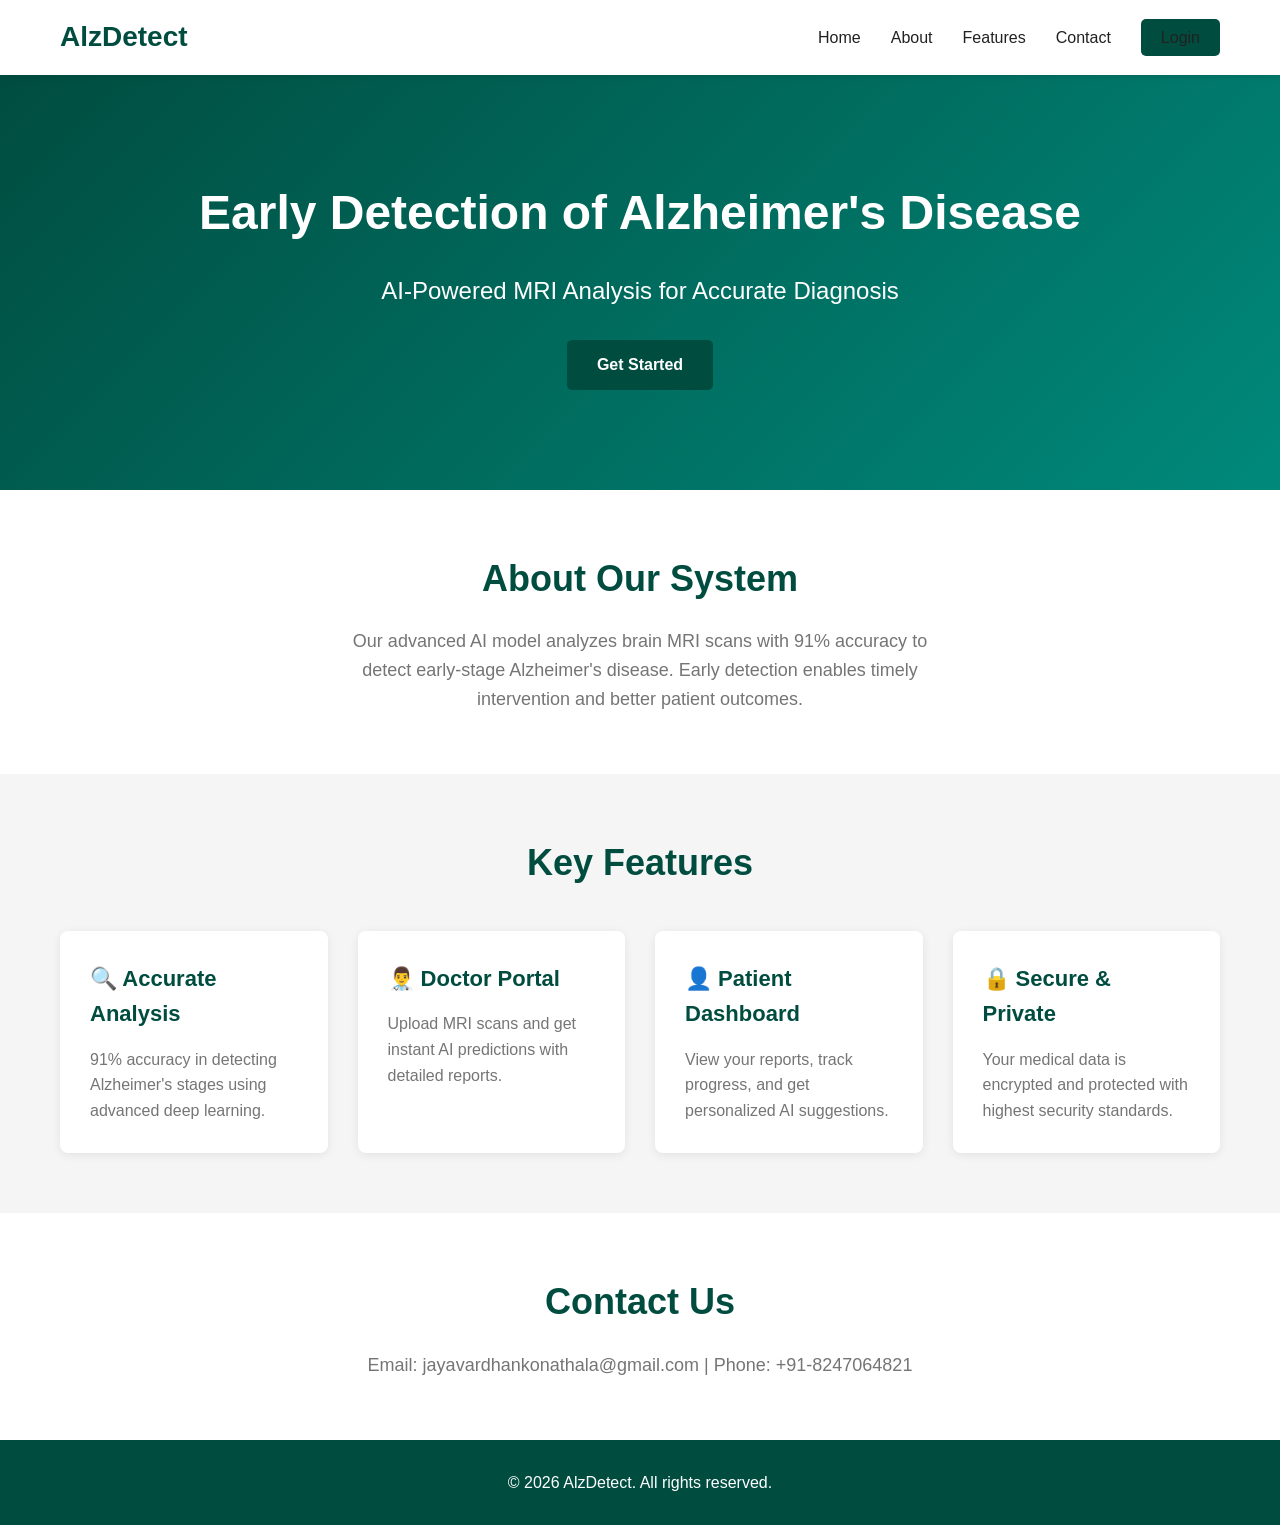
<file: index.html>
<!DOCTYPE html>
<html lang="en">
<head>
    <meta charset="UTF-8">
    <meta name="viewport" content="width=device-width, initial-scale=1.0">
    <title>Alzheimer's Early Stage Prediction</title>
    <link rel="stylesheet" href="static/css/style.css">
</head>
<body>
    <!-- Navigation Bar -->
    <nav class="navbar">
        <div class="container">
            <div class="logo">
                <h1>AlzDetect</h1>
            </div>
            <ul class="nav-links">
                <li><a href="#home">Home</a></li>
                <li><a href="#about">About</a></li>
                <li><a href="#features">Features</a></li>
                <li><a href="#contact">Contact</a></li>
                <li><a href="login.html" class="btn-login">Login</a></li>
            </ul>
        </div>
    </nav>

    <!-- Hero Section -->
    <section class="hero" id="home">
        <div class="container hero-content">
            <h2>Early Detection of Alzheimer's Disease</h2>
            <p>AI-Powered MRI Analysis for Accurate Diagnosis</p>
            <a href="login.html" class="btn btn-primary">Get Started</a>
        </div>
    </section>

    <!-- About Section -->
    <section class="about" id="about">
        <div class="container">
            <h2>About Our System</h2>
            <p>Our advanced AI model analyzes brain MRI scans with 91% accuracy to detect early-stage Alzheimer's disease. Early detection enables timely intervention and better patient outcomes.</p>
        </div>
    </section>

    <!-- Features Section -->
    <section class="features" id="features">
        <div class="container">
            <h2>Key Features</h2>
            <div class="features-grid">
                <div class="feature-card">
                    <h3>🔍 Accurate Analysis</h3>
                    <p>91% accuracy in detecting Alzheimer's stages using advanced deep learning.</p>
                </div>
                <div class="feature-card">
                    <h3>👨‍⚕️ Doctor Portal</h3>
                    <p>Upload MRI scans and get instant AI predictions with detailed reports.</p>
                </div>
                <div class="feature-card">
                    <h3>👤 Patient Dashboard</h3>
                    <p>View your reports, track progress, and get personalized AI suggestions.</p>
                </div>
                <div class="feature-card">
                    <h3>🔒 Secure & Private</h3>
                    <p>Your medical data is encrypted and protected with highest security standards.</p>
                </div>
            </div>
        </div>
    </section>

    <!-- Contact Section -->
    <section class="contact" id="contact">
        <div class="container">
            <h2>Contact Us</h2>
            <p>Email: jayavardhankonathala@gmail.com | Phone: +91-8247064821</p>
        </div>
    </section>

    <!-- Footer -->
    <footer class="footer">
        <div class="container">
            <p>&copy; 2026 AlzDetect. All rights reserved.</p>
        </div>
    </footer>

    <script src="static/js/script.js"></script>
</body>
</html>
</file>
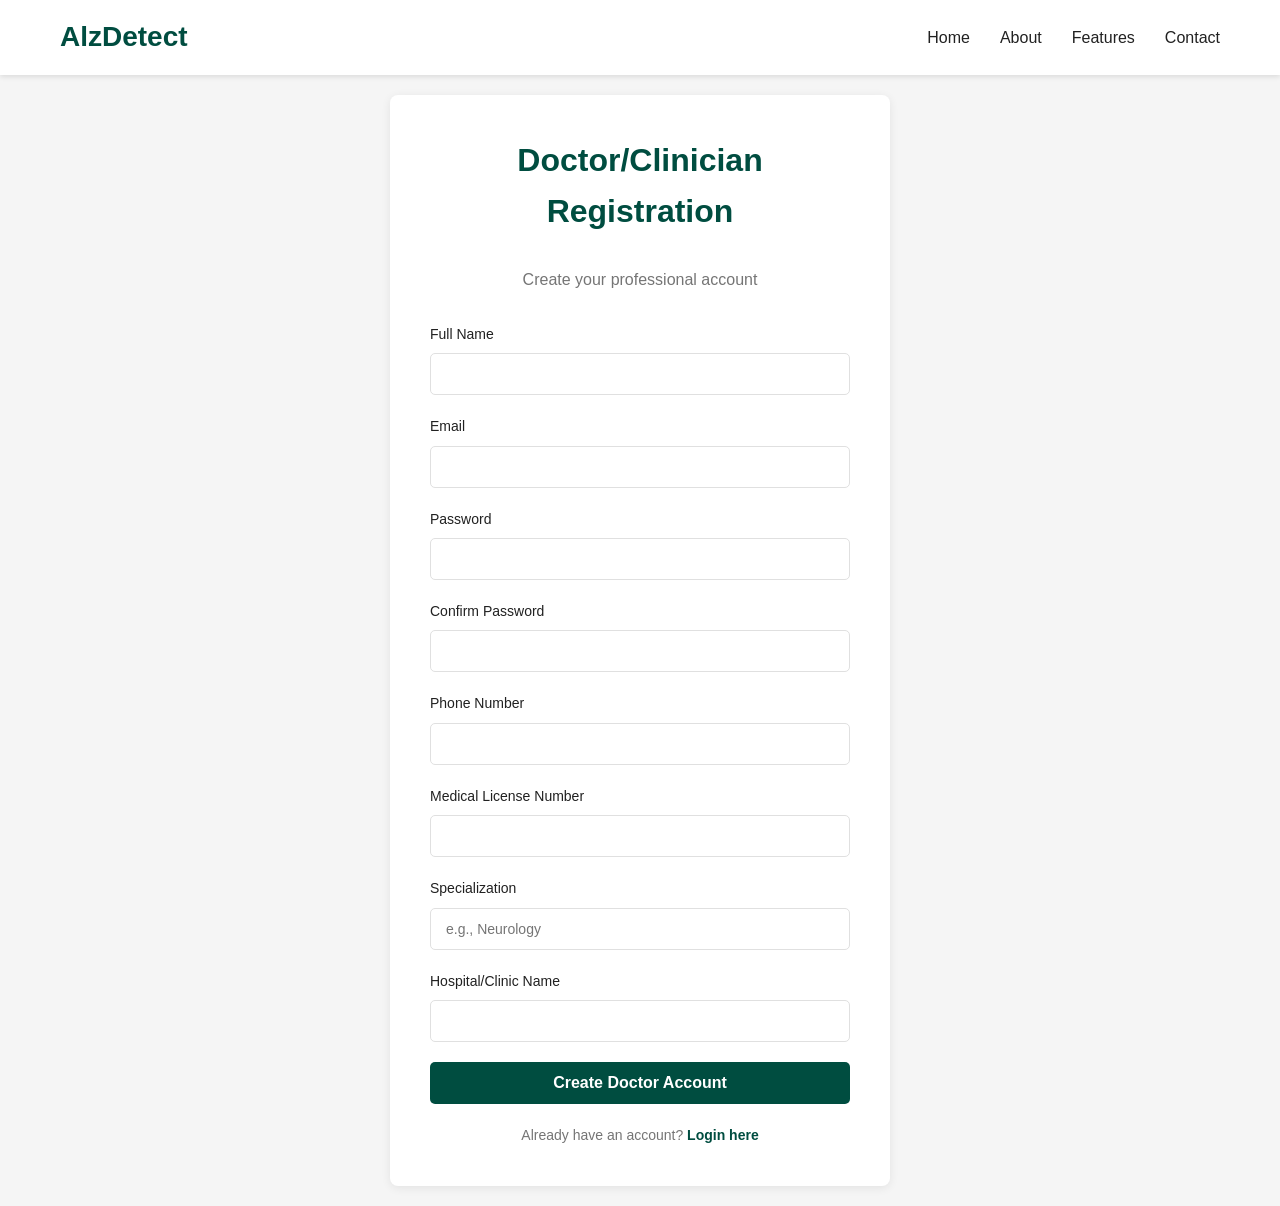
<file: doctor_register.html>
<!DOCTYPE html>
<html lang="en">
<head>
    <meta charset="UTF-8">
    <meta name="viewport" content="width=device-width, initial-scale=1.0">
    <title>Doctor Registration - AlzDetect</title>
    <link rel="stylesheet" href="static/css/style.css">
</head>
<body>
    <!-- Navigation Bar -->
    <nav class="navbar">
        <div class="container">
            <div class="logo">
                <h1>AlzDetect</h1>
            </div>
            <ul class="nav-links">
                <li><a href="index.html">Home</a></li>
                <li><a href="index.html#about">About</a></li>
                <li><a href="index.html#features">Features</a></li>
                <li><a href="index.html#contact">Contact</a></li>
            </ul>
        </div>
    </nav>

    <div class="register-container">
        <div class="register-wrapper">
            <h1>Doctor/Clinician Registration</h1>
            <p style="text-align: center; color: #757575; margin-bottom: 30px;">Create your professional account</p>

            <form class="register-form" onsubmit="handleDoctorRegister(event)">
                <!-- Common Fields -->
                <div class="form-group">
                    <label for="fullname">Full Name</label>
                    <input type="text" id="fullname" name="fullname" required>
                </div>

                <div class="form-group">
                    <label for="email">Email</label>
                    <input type="email" id="email" name="email" required>
                </div>

                <div class="form-group">
                    <label for="password">Password</label>
                    <input type="password" id="password" name="password" required>
                </div>

                <div class="form-group">
                    <label for="confirm-password">Confirm Password</label>
                    <input type="password" id="confirm-password" name="confirm_password" required>
                </div>

                <div class="form-group">
                    <label for="phone">Phone Number</label>
                    <input type="tel" id="phone" name="phone" required>
                </div>

                <!-- Doctor Specific Fields -->
                <div class="form-group">
                    <label for="license">Medical License Number</label>
                    <input type="text" id="license" name="license" required>
                </div>

                <div class="form-group">
                    <label for="specialization">Specialization</label>
                    <input type="text" id="specialization" name="specialization" placeholder="e.g., Neurology" required>
                </div>

                <div class="form-group">
                    <label for="hospital">Hospital/Clinic Name</label>
                    <input type="text" id="hospital" name="hospital" required>
                </div>

                <!-- Submit Button -->
                <button type="submit" class="btn btn-primary btn-block">Create Doctor Account</button>

                <!-- Login Link -->
                <p class="login-text">Already have an account? <a href="login.html">Login here</a></p>
            </form>
        </div>
    </div>

    <script src="static/js/script.js"></script>
</body>
</html>
</file>
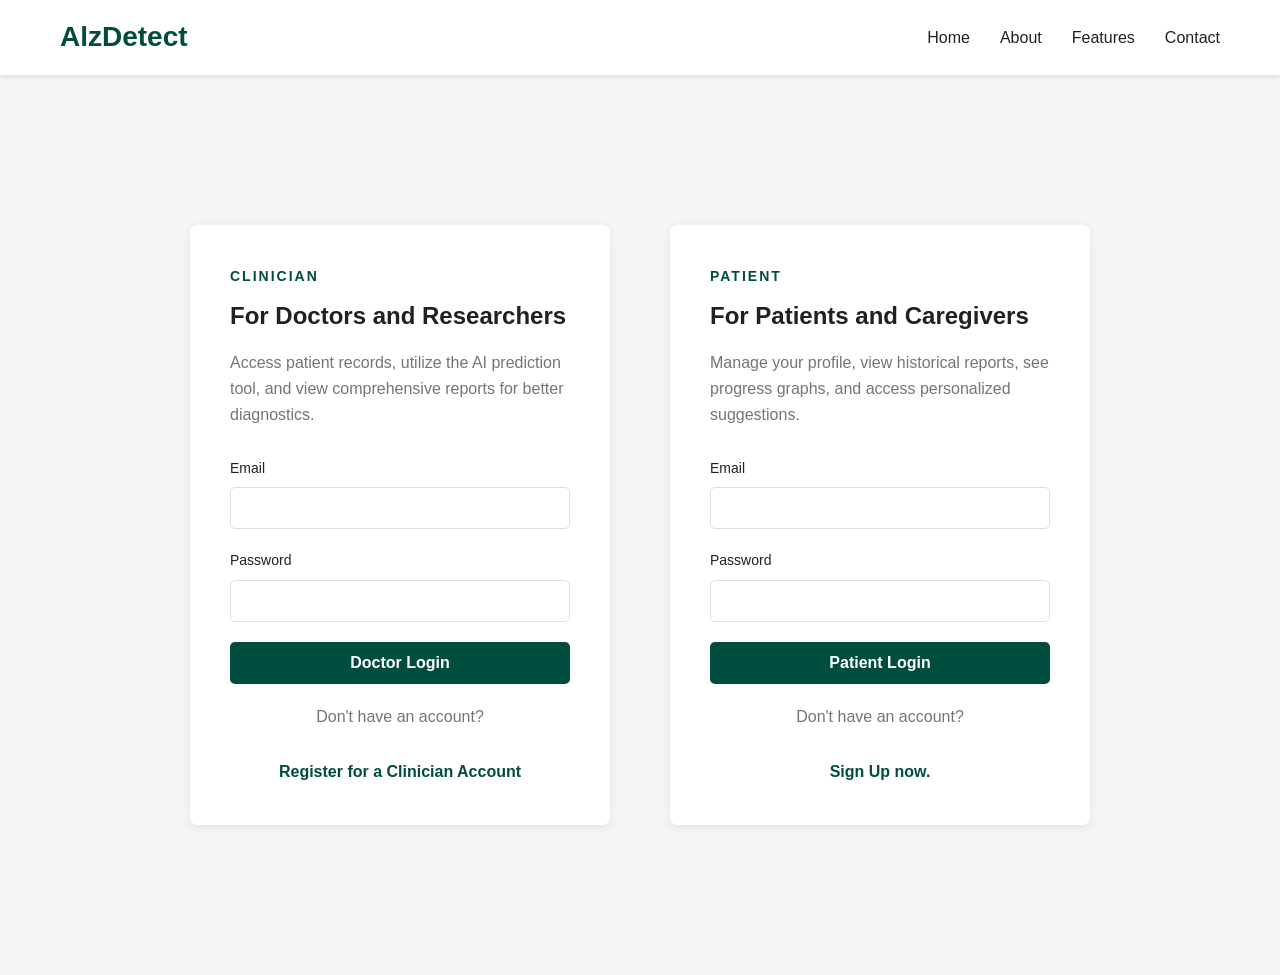
<file: login.html>
<!DOCTYPE html>
<html lang="en">
<head>
    <meta charset="UTF-8">
    <meta name="viewport" content="width=device-width, initial-scale=1.0">
    <title>Login - AlzDetect</title>
    <link rel="stylesheet" href="static/css/style.css">
</head>
<body>
    <!-- Navigation Bar -->
    <nav class="navbar">
        <div class="container">
            <div class="logo">
                <h1>AlzDetect</h1>
            </div>
            <ul class="nav-links">
                <li><a href="/">Home</a></li>
                <li><a href="/#about">About</a></li>
                <li><a href="/#features">Features</a></li>
                <li><a href="/#contact">Contact</a></li>
            </ul>
        </div>
    </nav>

    <div class="login-container">
        <div class="login-wrapper">
            <!-- Doctor Login -->
            <div class="login-section doctor-section">
                <h2>CLINICIAN</h2>
                <h3>For Doctors and Researchers</h3>
                <p>Access patient records, utilize the AI prediction tool, and view comprehensive reports for better diagnostics.</p>
                
                <form class="login-form" onsubmit="handleDoctorLogin(event)">
                    <div class="form-group">
                        <label for="doctor-email">Email</label>
                        <input type="email" id="doctor-email" name="email" required>
                    </div>
                    <div class="form-group">
                        <label for="doctor-password">Password</label>
                        <input type="password" id="doctor-password" name="password" required>
                    </div>
                    <button type="submit" class="btn btn-primary btn-block">Doctor Login</button>
                </form>

                <p class="signup-text">Don't have an account?</p>
                <a href="doctor_register.html" class="signup-link">Register for a Clinician Account</a>
            </div>

            <!-- Patient Login -->
            <div class="login-section patient-section">
                <h2>PATIENT</h2>
                <h3>For Patients and Caregivers</h3>
                <p>Manage your profile, view historical reports, see progress graphs, and access personalized suggestions.</p>
                
                <form class="login-form" onsubmit="handlePatientLogin(event)">
                    <div class="form-group">
                        <label for="patient-email">Email</label>
                        <input type="email" id="patient-email" name="email" required>
                    </div>
                    <div class="form-group">
                        <label for="patient-password">Password</label>
                        <input type="password" id="patient-password" name="password" required>
                    </div>
                    <button type="submit" class="btn btn-primary btn-block">Patient Login</button>
                </form>

                <p class="signup-text">Don't have an account?</p>
                <a href="patient_register.html" class="signup-link">Sign Up now.</a>
            </div>
        </div>
    </div>

    <script src="static/js/script.js"></script>
</body>
</html>
</file>
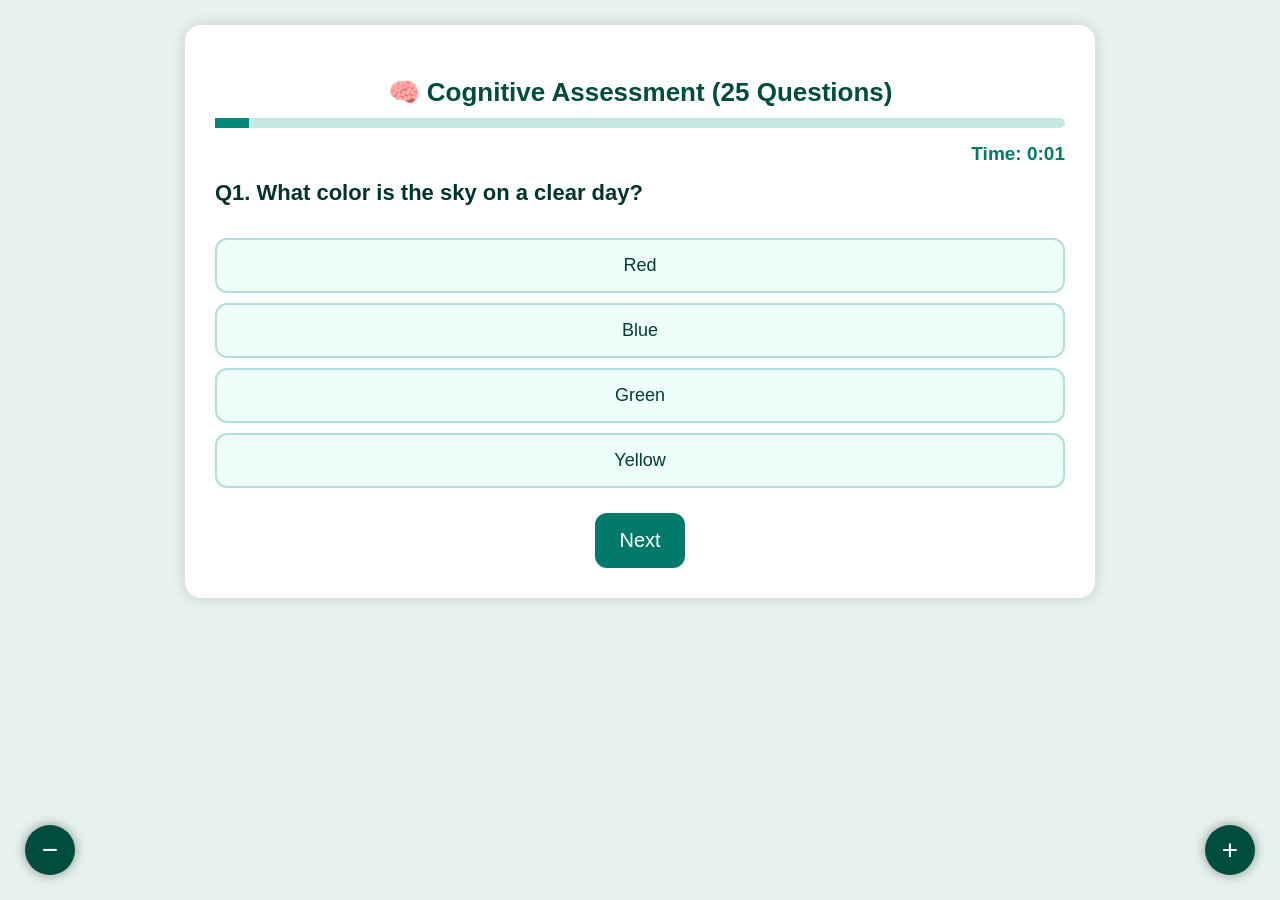
<file: moca.html>
<!DOCTYPE html>
<html lang="en">
<head>
<meta charset="UTF-8">
<meta name="viewport" content="width=device-width, initial-scale=1.0">
<title>Cognitive Assessment – AlzDetect</title>

<style>
/* ============================================
GLOBAL THEME – Elder Friendly, Clean Colors
============================================ */
body {
    margin: 0;
    font-family: Arial, sans-serif;
    background: #e6f2ef;
    color: #00332f;
}

/* MAIN ASSESSMENT CARD */
.container {
    max-width: 850px;
    width: 92%;
    margin: 25px auto;
    background: #ffffff;
    padding: 30px;
    border-radius: 16px;
    box-shadow: 0 0 15px rgba(0,0,0,0.15);
}

/* HEADINGS */
h2 {
    text-align: center;
    font-size: 26px;
    color: #004d40;
    margin-bottom: 10px;
}
h3 {
    font-size: 22px;
    margin-top: 15px;
}

/* TIMER */
#timer {
    text-align: right;
    font-size: 19px;
    font-weight: bold;
    color: #00796b;
}

/* PROGRESSBAR */
.progress {
    height: 10px;
    background: #c8e6e4;
    border-radius: 10px;
    margin-bottom: 15px;
}
.progress-fill {
    height: 10px;
    width: 0%;
    background: #00897b;
    transition: width 0.3s;
}

/* IMAGE FIX */
.question-image {
    width: 75%;
    max-width: 350px;
    height: auto;
    display: block;
    margin: 20px auto;
    border-radius: 12px;
    background: #f6fcfc;
    border: 1px solid #b2dfdb;
    padding: 10px;
    object-fit: contain;
}

/* RESPONSIVE IMAGE */
@media(max-width: 480px) {
    .question-image {
        width: 90%;
        max-width: 280px;
    }
}

/* OPTION BUTTONS */
.options button {
    width: 100%;
    font-size: 18px;
    padding: 15px;
    margin-top: 10px;
    border-radius: 12px;
    border: 2px solid #b2dfdb;
    background: #eefcfa;
    color: #003d33;
    cursor: pointer;
    transition: 0.2s;
}
.options button:hover {
    background: #dff7f2;
}
.selected-option {
    background: #00897b !important;
    color: white !important;
    border: 2px solid #004d40 !important;
    font-weight: bold;
}

/* TEXT INPUTS */
textarea, input[type=text] {
    width: 100%;
    padding: 14px;
    font-size: 18px;
    margin-top: 10px;
    border-radius: 12px;
    border: 2px solid #a7dcd5;
}

/* NEXT BUTTON */
.btn-next {
    display: block;
    margin: 25px auto 0;
    padding: 16px 24px;
    background: #00796b;
    color: white;
    border: none;
    border-radius: 12px;
    font-size: 20px;
    cursor: pointer;
    transition: 0.2s;
}
.btn-next:hover {
    background: #00594f;
    transform: scale(1.05);
}

/* ZOOM + MINIMIZE */
#zoomButton, #minimizeButton {
    position: fixed;
    width: 50px;
    height: 50px;
    bottom: 25px;
    border-radius: 50%;
    background: #004d40;
    color: white;
    font-size: 28px;
    line-height: 50px;
    text-align: center;
    z-index: 999;
    cursor: pointer;
    box-shadow: 0 0 12px rgba(0,0,0,0.4);
}
#zoomButton { right: 25px; }
#minimizeButton { left: 25px; }

</style>
</head>

<body>

<div class="container">

    <h2>🧠 Cognitive Assessment (25 Questions)</h2>

    <div class="progress"><div id="progressBar" class="progress-fill"></div></div>
    <div id="timer">Time: 00:00</div>

    <div id="questionContainer"></div>

    <button class="btn-next" onclick="nextQuestion()" id="nextBtn">Next</button>

    <div id="zoomButton" onclick="document.body.style.zoom=(parseFloat(getComputedStyle(document.body).zoom)+0.1)">+</div>
    <div id="minimizeButton" onclick="document.body.style.zoom=(parseFloat(getComputedStyle(document.body).zoom)-0.1)">−</div>

</div>

<script>

/* ============================================
QUESTIONS
============================================ */
const questions = [
    {id:1,type:"mcq",question:"What color is the sky on a clear day?",options:["Red","Blue","Green","Yellow"],answer:"Blue"},
    {id:2,type:"mcq",question:"Which animal is known to bark?",options:["Cat","Bird","Dog","Fish"],answer:"Dog"},
    {id:3,type:"mcq",question:"What animal is in this image?",image:"/static/assets/kangaroo.png",options:["Dog","Kangaroo","Elephant","Cat"],answer:"Kangaroo"},
    {id:4,type:"mcq",question:"What object is shown here?",image:"/static/assets/ladder.png",options:["Ladder","Chair","Table","Car"],answer:"Ladder"},
    {id:5,type:"mcq",question:"How many fingers do you have on one hand?",options:["3","4","5","6"],answer:"5"},
    {id:6,type:"mcq",question:"Which of these is a fruit?",options:["Car","Apple","Chair","Table"],answer:"Apple"},
    {id:7,type:"mcq",question:"What do you use to drink water?",options:["Knife","Spoon","Glass","Plate"],answer:"Glass"},

    {id:8,type:"note",question:"Please memorize these 3 simple words: Apple, Dog, Car"},
    {id:9,type:"text",question:"Type the 3 words you just saw in the previous step."},

    {id:10,type:"mcq",question:"Which of the following is a number?",options:["A","B","7","Z"],answer:"7"},
    {id:11,type:"mcq",question:"What is 2 + 2?",options:["2","3","4","5"],answer:"4"},

    {id:12,type:"mcq",question:"What do you wear on your feet before going outside?",options:["Hat","Gloves","Shoes","Scarf"],answer:"Shoes"},
    {id:13,type:"mcq",question:"Which of these is very hot?",options:["Snow","Ice","Sun","Water"],answer:"Sun"},
    {id:14,type:"mcq",question:"Which animal is known to give us milk?",options:["Horse","Cow","Dog","Cat"],answer:"Cow"},

    {id:15,type:"mcq",question:"What tool do we use to cut paper?",options:["Hammer","Scissors","Spoon","Pen"],answer:"Scissors"},
    {id:16,type:"text",question:"Type or repeat this short sentence: 'Dogs are good pets.'"},
    {id:17,type:"mcq",question:"How many days are in a week?",options:["5","6","7","8"],answer:"7"},

    {id:18,type:"mcq",question:"The opposite of 'Day' is?",options:["Morning","Night","Afternoon","Sun"],answer:"Night"},
    {id:19,type:"mcq",question:"Where do we normally sleep?",options:["Table","Chair","Bed","Floor"],answer:"Bed"},
    {id:20,type:"mcq",question:"Where do birds mostly fly?",options:["Water","Ground","House","Sky"],answer:"Sky"},

    {id:21,type:"text",question:"Try to recall the 3 words you memorized earlier."},
    {id:22,type:"mcq",question:"Which word was in your memory list?",options:["Banana","Apple","Cat","House"],answer:"Apple"},

    {id:23,type:"text",question:"Type the names of 2 animals you know."},
    {id:24,type:"text",question:"What is the current year?"},
    {id:25,type:"text",question:"What city or town are you in right now?"}
];

/* STATE */
let current = 0;
let score = 0;
let answers = {};
let selected = null;
let start = Date.now();
let zoomLevel = 1;

/* TIMER */
setInterval(()=>{
    let t = Date.now() - start;
    let m = Math.floor(t/60000);
    let s = Math.floor((t%60000)/1000);
    document.getElementById("timer").innerHTML = 
        `Time: ${m}:${s.toString().padStart(2,'0')}`;
},1000);

/* LOAD QUESTION */
function loadQuestion() {
    let q = questions[current];
    let html = `<h3>Q${current+1}. ${q.question}</h3>`;

    if(q.image){
        html += `<img class="question-image" 
                 src="${q.image}" 
                 onerror="this.style.display='none'">`;
    }

    if(q.audio){
        html += `<audio controls>
                   <source src="${q.audio}" type="audio/mpeg">
                 </audio>`;
    }

    if(q.options){
        html += `<div class="options">`;
        q.options.forEach(o=>{
            html += `<button onclick="selectOption(this,'${o}')">${o}</button>`;
        });
        html += `</div>`;
    }

    if(q.type==="text"){
        html += `<textarea id="textAns" placeholder="Type answer..."></textarea>`;
    }

    document.getElementById("questionContainer").innerHTML = html;
    updateProgress();
}

/* SELECT OPTION */
function selectOption(btn,val){
    selected = val;
    document.querySelectorAll(".options button")
        .forEach(b=>b.classList.remove("selected-option"));
    btn.classList.add("selected-option");
}

/* NEXT */
function nextQuestion(){
    let q = questions[current];

    if(q.options && selected != null){
        answers[q.id] = selected;
        if(selected === q.answer) score++;
    }

    if(q.type==="text"){
        let txt = document.getElementById("textAns")?.value.trim();
        answers[q.id] = txt;
    }

    selected = null;
    current++;

    if(current >= questions.length){
        submitTest();
        return;
    }
    loadQuestion();
}

/* PROGRESS */
function updateProgress(){
    let percent = ((current+1)/questions.length)*100;
    document.getElementById("progressBar").style.width = percent + "%";
}

/* ZOOM CONTROLS */
document.getElementById("zoomButton").onclick = function(){
    zoomLevel += 0.1;
    document.body.style.transform = `scale(${zoomLevel})`;
    document.body.style.transformOrigin = "top center";
};

document.getElementById("minimizeButton").onclick = function(){
    if(zoomLevel > 0.6){
        zoomLevel -= 0.1;
        document.body.style.transform = `scale(${zoomLevel})`;
        document.body.style.transformOrigin = "top center";
    }
};

/* SUBMIT */
async function submitTest(){
    let payload = {
        total_score: score,
        answers: answers
    };

    await fetch("/api/cognitive/submit",{
        method:"POST",
        headers:{"Content-Type":"application/json"},
        body:JSON.stringify(payload)
    });

    document.getElementById("questionContainer").innerHTML =
    `<h2>✔ Test Completed</h2>
     <p>Your responses have been securely submitted.</p>
     <div style="text-align:center; margin-top:30px;">
        <button class="btn-next" style="display:inline-block; margin:0;" onclick="window.location.href='patient_dashboard.html'">Return to Dashboard</button>
     </div>`;
    document.getElementById("nextBtn").style.display="none";
}

loadQuestion();

</script>

</body>
</html>
</file>
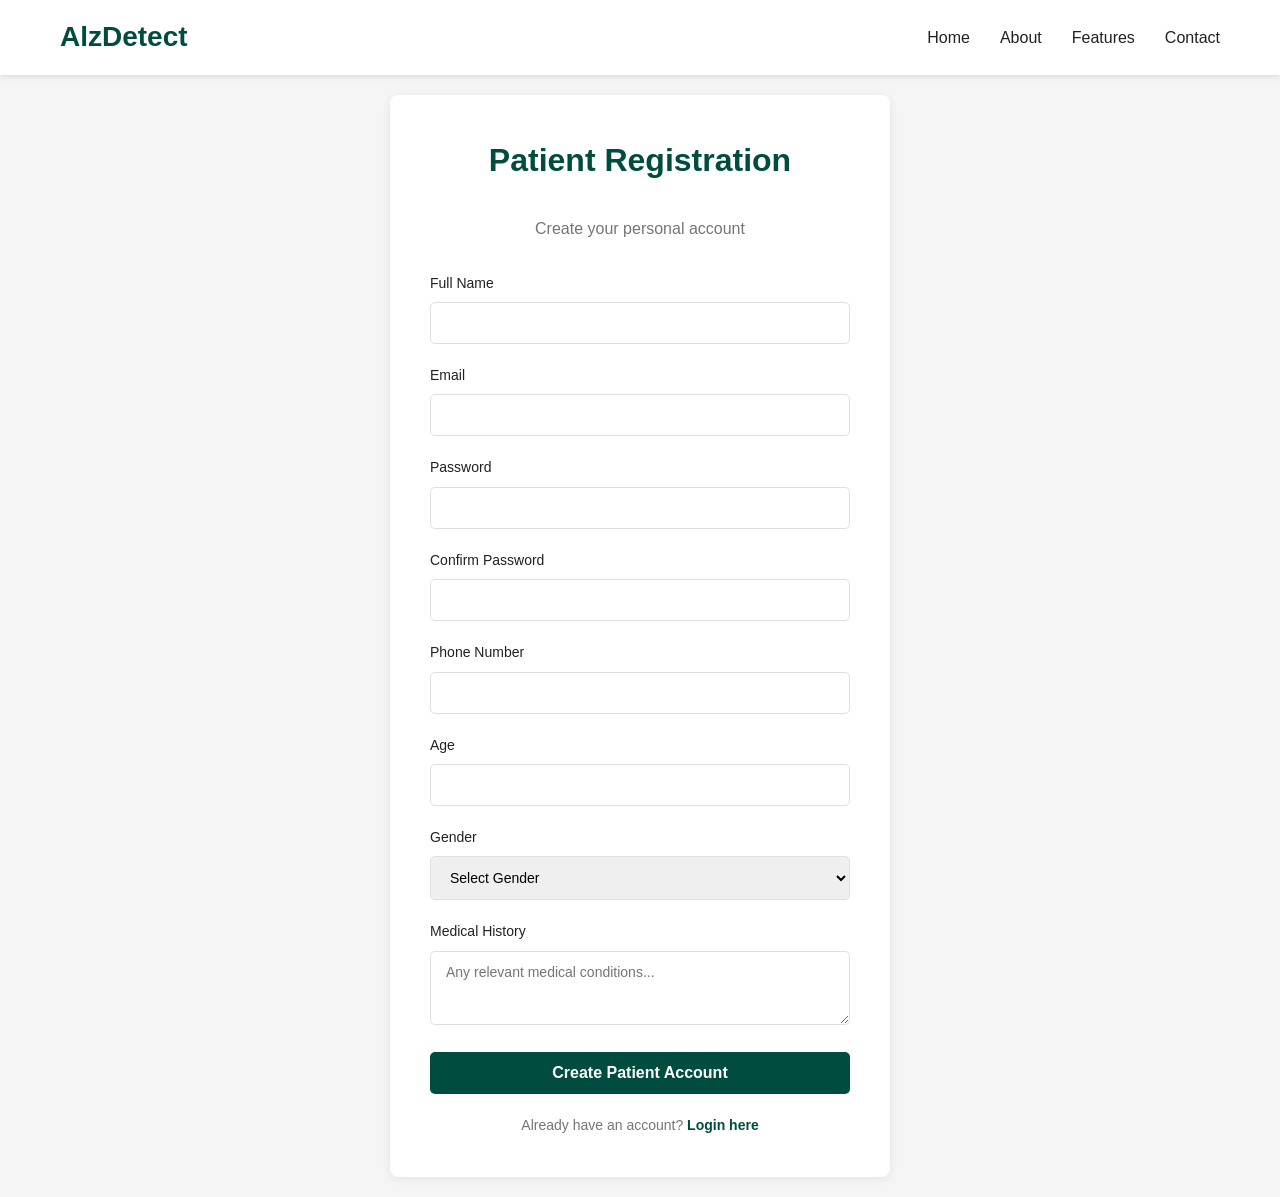
<file: patient_register.html>
<!DOCTYPE html>
<html lang="en">
<head>
    <meta charset="UTF-8">
    <meta name="viewport" content="width=device-width, initial-scale=1.0">
    <title>Patient Registration - AlzDetect</title>
    <link rel="stylesheet" href="static/css/style.css">
</head>
<body>
    <!-- Navigation Bar -->
    <nav class="navbar">
        <div class="container">
            <div class="logo">
                <h1>AlzDetect</h1>
            </div>
            <ul class="nav-links">
                <li><a href="index.html">Home</a></li>
                <li><a href="index.html#about">About</a></li>
                <li><a href="index.html#features">Features</a></li>
                <li><a href="index.html#contact">Contact</a></li>
            </ul>
        </div>
    </nav>

    <div class="register-container">
        <div class="register-wrapper">
            <h1>Patient Registration</h1>
            <p style="text-align: center; color: #757575; margin-bottom: 30px;">Create your personal account</p>

            <form class="register-form" onsubmit="handlePatientRegister(event)">
                <!-- Common Fields -->
                <div class="form-group">
                    <label for="fullname">Full Name</label>
                    <input type="text" id="fullname" name="fullname" required>
                </div>

                <div class="form-group">
                    <label for="email">Email</label>
                    <input type="email" id="email" name="email" required>
                </div>

                <div class="form-group">
                    <label for="password">Password</label>
                    <input type="password" id="password" name="password" required>
                </div>

                <div class="form-group">
                    <label for="confirm-password">Confirm Password</label>
                    <input type="password" id="confirm-password" name="confirm_password" required>
                </div>

                <div class="form-group">
                    <label for="phone">Phone Number</label>
                    <input type="tel" id="phone" name="phone" required>
                </div>

                <!-- Patient Specific Fields -->
                <div class="form-group">
                    <label for="age">Age</label>
                    <input type="number" id="age" name="age" min="1" max="120" required>
                </div>

                <div class="form-group">
                    <label for="gender">Gender</label>
                    <select id="gender" name="gender" required>
                        <option value="">Select Gender</option>
                        <option value="male">Male</option>
                        <option value="female">Female</option>
                        <option value="other">Other</option>
                    </select>
                </div>

                <div class="form-group">
                    <label for="medical-history">Medical History</label>
                    <textarea id="medical-history" name="medical_history" rows="3" placeholder="Any relevant medical conditions..."></textarea>
                </div>

                <!-- Submit Button -->
                <button type="submit" class="btn btn-primary btn-block">Create Patient Account</button>

                <!-- Login Link -->
                <p class="login-text">Already have an account? <a href="login.html">Login here</a></p>
            </form>
        </div>
    </div>

    <script src="static/js/script.js"></script>
</body>
</html>
</file>
<file: static/css/style.css>
/* ===== Root Variables ===== */
:root {
    --primary-color: #004d40;
    --primary-light: #00897b;
    --primary-dark: #00695c;
    --background-color: #f5f5f5;
    --text-color: #212121;
    --text-light: #757575;
    --border-color: #e0e0e0;
    --white: #ffffff;
    --error-color: #d32f2f;
    --success-color: #388e3c;
}

/* ===== Global Styles ===== */
* {
    margin: 0;
    padding: 0;
    box-sizing: border-box;
}

html {
    scroll-behavior: smooth;
}

body {
    font-family: 'Segoe UI', Tahoma, Geneva, Verdana, sans-serif;
    background-color: var(--background-color);
    color: var(--text-color);
    line-height: 1.6;
}

.container {
    max-width: 1200px;
    margin: 0 auto;
    padding: 0 20px;
}

/* ===== Navigation Bar ===== */
.navbar {
    background-color: var(--white);
    box-shadow: 0 2px 5px rgba(0, 0, 0, 0.1);
    position: sticky;
    top: 0;
    z-index: 1000;
}

.navbar .container {
    display: flex;
    justify-content: space-between;
    align-items: center;
    padding: 15px 20px;
}

.logo h1 {
    color: var(--primary-color);
    font-size: 28px;
    font-weight: bold;
}

.nav-links {
    display: flex;
    list-style: none;
    gap: 30px;
    align-items: center;
}

.nav-links a {
    color: var(--text-color);
    text-decoration: none;
    font-weight: 500;
    transition: color 0.3s ease;
}

.nav-links a:hover {
    color: var(--primary-color);
}

.btn-login {
    background-color: var(--primary-color);
    color: var(--white);
    padding: 10px 20px;
    border-radius: 5px;
}

.btn-login:hover {
    background-color: var(--primary-dark);
}

/* ===== Hero Section ===== */
.hero {
    background: linear-gradient(135deg, var(--primary-color) 0%, var(--primary-light) 100%);
    color: var(--white);
    padding: 100px 20px;
    text-align: center;
}

.hero-content h2 {
    font-size: 48px;
    margin-bottom: 20px;
    font-weight: bold;
}

.hero-content p {
    font-size: 24px;
    margin-bottom: 30px;
}

/* ===== Button Styles ===== */
.btn {
    padding: 12px 30px;
    border: none;
    border-radius: 5px;
    font-size: 16px;
    font-weight: 600;
    cursor: pointer;
    transition: all 0.3s ease;
    text-decoration: none;
    display: inline-block;
}

.btn-primary {
    background-color: var(--primary-color);
    color: var(--white);
}

.btn-primary:hover {
    background-color: var(--primary-dark);
    transform: translateY(-2px);
    box-shadow: 0 5px 15px rgba(0, 77, 64, 0.3);
}

.btn-block {
    width: 100%;
    display: block;
    margin-top: 20px;
}

/* ===== About Section ===== */
.about {
    padding: 60px 20px;
    background-color: var(--white);
    text-align: center;
}

.about h2 {
    font-size: 36px;
    margin-bottom: 20px;
    color: var(--primary-color);
}

.about p {
    font-size: 18px;
    color: var(--text-light);
    max-width: 600px;
    margin: 0 auto;
}

/* ===== Features Section ===== */
.features {
    padding: 60px 20px;
    background-color: var(--background-color);
}

.features h2 {
    font-size: 36px;
    text-align: center;
    color: var(--primary-color);
    margin-bottom: 40px;
}

.features-grid {
    display: grid;
    grid-template-columns: repeat(auto-fit, minmax(250px, 1fr));
    gap: 30px;
}

.feature-card {
    background-color: var(--white);
    padding: 30px;
    border-radius: 8px;
    box-shadow: 0 2px 10px rgba(0, 0, 0, 0.08);
    transition: transform 0.3s ease, box-shadow 0.3s ease;
}

.feature-card:hover {
    transform: translateY(-5px);
    box-shadow: 0 5px 20px rgba(0, 77, 64, 0.15);
}

.feature-card h3 {
    color: var(--primary-color);
    margin-bottom: 15px;
    font-size: 22px;
}

.feature-card p {
    color: var(--text-light);
    font-size: 16px;
}

/* ===== Contact Section ===== */
.contact {
    padding: 60px 20px;
    background-color: var(--white);
    text-align: center;
}

.contact h2 {
    color: var(--primary-color);
    margin-bottom: 20px;
    font-size: 36px;
}

.contact p {
    color: var(--text-light);
    font-size: 18px;
}

/* ===== Footer ===== */
.footer {
    background-color: var(--primary-color);
    color: var(--white);
    text-align: center;
    padding: 30px 20px;
}

.footer p {
    margin: 0;
}

/* ===== LOGIN PAGE STYLES ===== */
.login-container {
    display: flex;
    justify-content: center;
    align-items: center;
    min-height: 100vh;
    background-color: var(--background-color);
    padding: 20px;
}

.login-wrapper {
    display: grid;
    grid-template-columns: 1fr 1fr;
    gap: 60px;
    max-width: 900px;
    width: 100%;
}

.login-section {
    background-color: var(--white);
    padding: 40px;
    border-radius: 8px;
    box-shadow: 0 2px 10px rgba(0, 0, 0, 0.08);
}

.login-section h2 {
    color: var(--primary-color);
    font-size: 14px;
    font-weight: bold;
    letter-spacing: 2px;
    margin-bottom: 10px;
}

.login-section h3 {
    color: var(--text-color);
    font-size: 24px;
    margin-bottom: 15px;
    font-weight: bold;
}

.login-section p {
    color: var(--text-light);
    font-size: 16px;
    margin-bottom: 30px;
    line-height: 1.6;
}

.login-form {
    margin-bottom: 20px;
}

.form-group {
    margin-bottom: 20px;
}

.form-group label {
    display: block;
    margin-bottom: 8px;
    color: var(--text-color);
    font-weight: 500;
    font-size: 14px;
}

.form-group input {
    width: 100%;
    padding: 12px 15px;
    border: 1px solid var(--border-color);
    border-radius: 5px;
    font-size: 14px;
    transition: border-color 0.3s ease;
}

.form-group input:focus {
    outline: none;
    border-color: var(--primary-color);
    box-shadow: 0 0 5px rgba(0, 77, 64, 0.2);
}

.signup-text {
    text-align: center;
    color: var(--text-light);
    font-size: 14px;
    margin-top: 20px;
}

.signup-link {
    display: block;
    text-align: center;
    color: var(--primary-color);
    text-decoration: none;
    font-weight: 600;
    margin-top: 10px;
    transition: color 0.3s ease;
}

.signup-link:hover {
    color: var(--primary-dark);
}

/* ===== REGISTER PAGE STYLES ===== */
.register-container {
    display: flex;
    justify-content: center;
    align-items: center;
    min-height: 100vh;
    background-color: var(--background-color);
    padding: 20px;
}

.register-wrapper {
    background-color: var(--white);
    padding: 40px;
    border-radius: 8px;
    box-shadow: 0 2px 10px rgba(0, 0, 0, 0.08);
    max-width: 500px;
    width: 100%;
}

.register-wrapper h1 {
    color: var(--primary-color);
    text-align: center;
    margin-bottom: 30px;
    font-size: 32px;
}

.register-form {
    width: 100%;
}

.radio-group {
    display: flex;
    gap: 20px;
    margin-bottom: 20px;
}

.radio-label {
    display: flex;
    align-items: center;
    cursor: pointer;
    color: var(--text-color);
}

.radio-label input[type="radio"] {
    margin-right: 10px;
    cursor: pointer;
}

.form-group select,
.form-group textarea {
    width: 100%;
    padding: 12px 15px;
    border: 1px solid var(--border-color);
    border-radius: 5px;
    font-size: 14px;
    font-family: inherit;
    transition: border-color 0.3s ease;
}

.form-group select:focus,
.form-group textarea:focus {
    outline: none;
    border-color: var(--primary-color);
    box-shadow: 0 0 5px rgba(0, 77, 64, 0.2);
}

.conditional-fields {
    display: block;
    transition: all 0.3s ease;
}

.conditional-fields.hidden {
    display: none;
}

.login-text {
    text-align: center;
    color: var(--text-light);
    font-size: 14px;
    margin-top: 20px;
}

.login-text a {
    color: var(--primary-color);
    text-decoration: none;
    font-weight: 600;
    transition: color 0.3s ease;
}

.login-text a:hover {
    color: var(--primary-dark);
}

/* ===== Responsive Design ===== */
@media (max-width: 768px) {
    .login-wrapper {
        grid-template-columns: 1fr;
        gap: 30px;
    }

    .hero-content h2 {
        font-size: 36px;
    }

    .hero-content p {
        font-size: 18px;
    }

    .nav-links {
        gap: 15px;
    }

    .features-grid {
        grid-template-columns: 1fr;
    }

    .register-wrapper {
        padding: 30px 20px;
    }
}

@media (max-width: 480px) {
    .navbar .container {
        flex-direction: column;
        gap: 15px;
    }

    .nav-links {
        flex-direction: column;
        gap: 10px;
        width: 100%;
    }

    .hero-content h2 {
        font-size: 28px;
    }

    .login-section {
        padding: 25px;
    }
}
</file>
